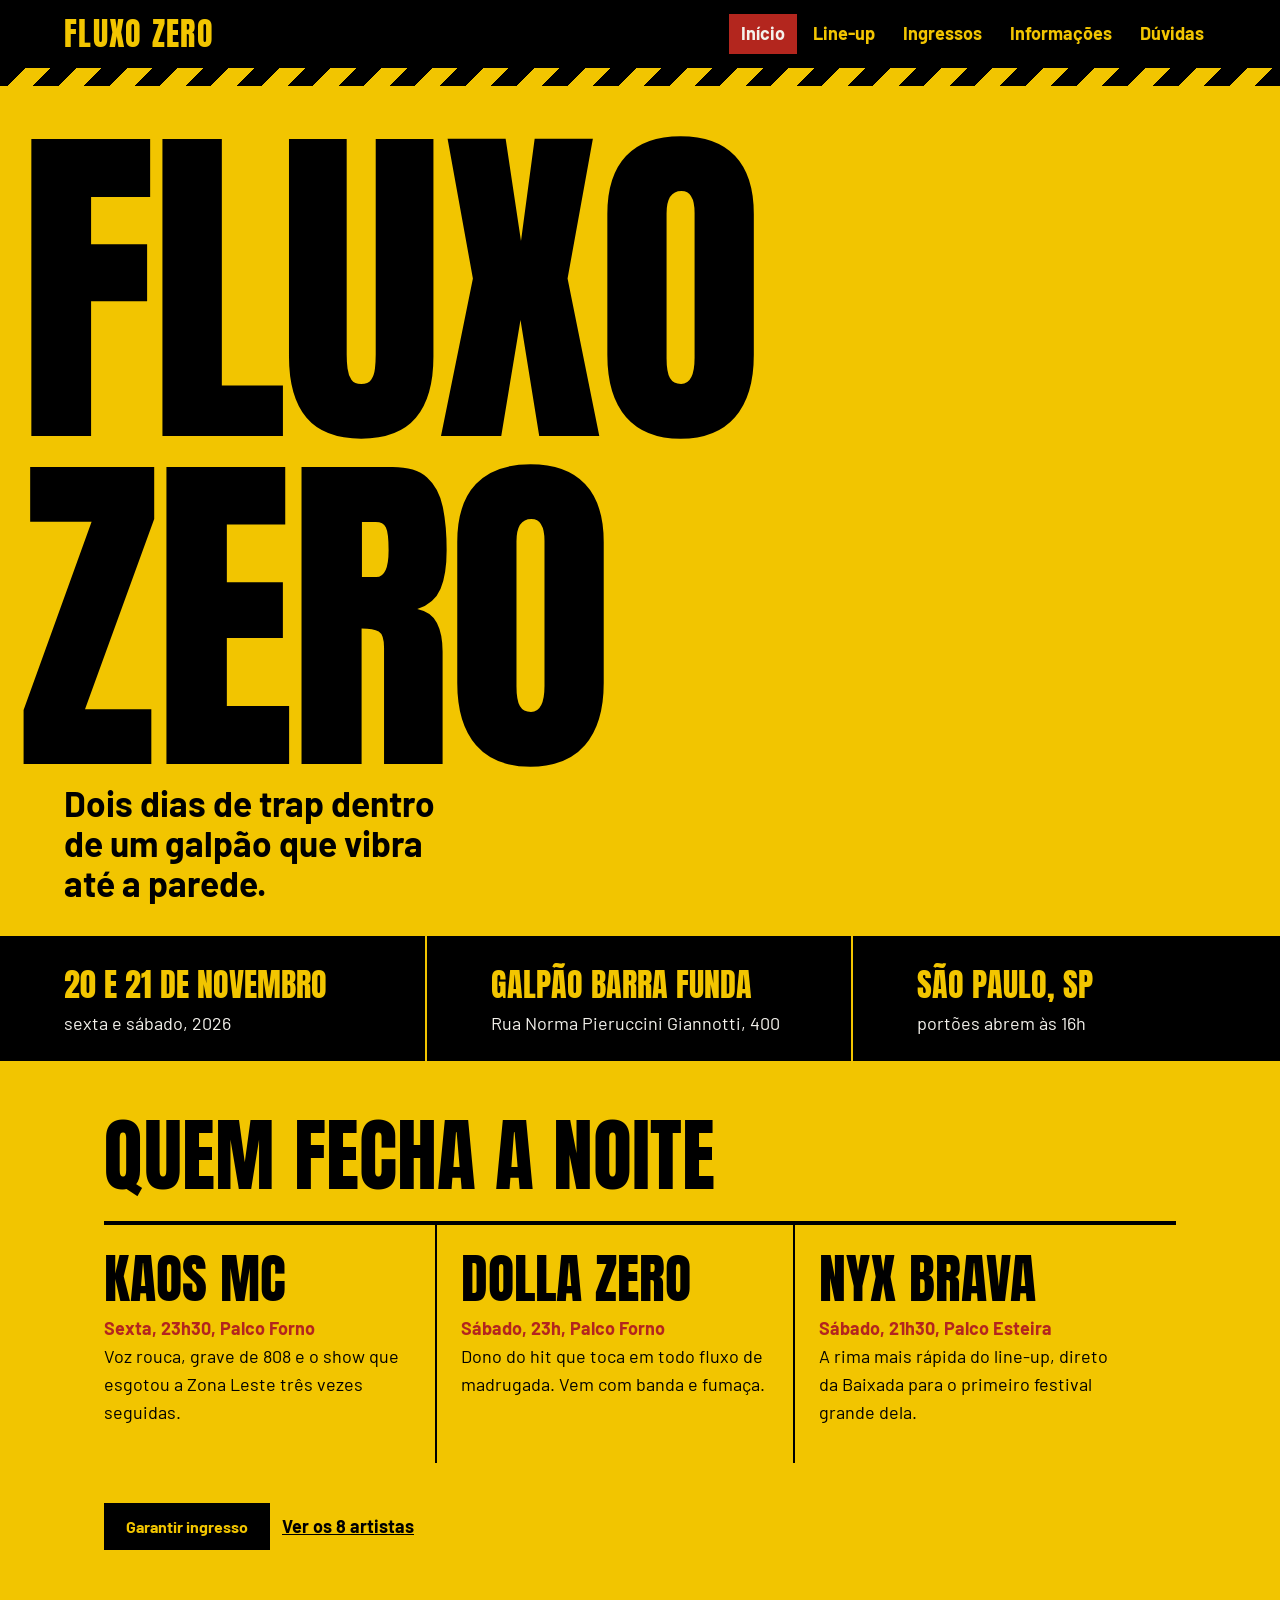
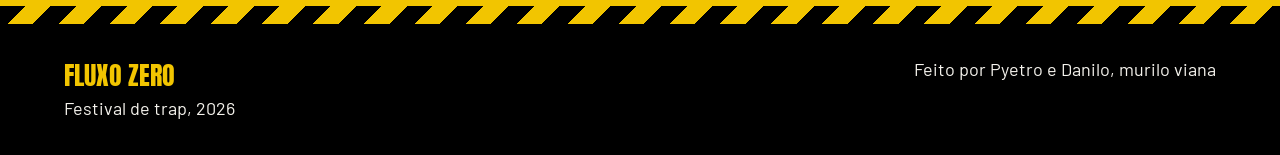
<file: index.html>
<!DOCTYPE html>
<html lang="pt-BR">
<head>
  <meta charset="UTF-8">
  <meta name="viewport" content="width=device-width,initial-scale=1">
  <title>Início | Pyetro</title>
  <link rel="icon" href="data:image/svg+xml,%3Csvg xmlns=%27http://www.w3.org/2000/svg%27 viewBox=%270 0 64 64%27%3E%3Crect width=%2764%27 height=%2764%27 fill=%27%23F2C500%27/%3E%3Ctext x=%2714%27 y=%2754%27 font-size=%2760%27 font-family=%27Impact%27%3EP%3C/text%3E%3C/svg%3E">
  <link rel="preconnect" href="https://fonts.googleapis.com">
  <link rel="preconnect" href="https://fonts.gstatic.com" crossorigin>
  <link href="https://fonts.googleapis.com/css2?family=Anton&family=Barlow:wght@400;700&display=swap" rel="stylesheet">
  <link rel="stylesheet" href="style.css">
</head>
<body>
<header>
  <a class="logo" href="./">Fluxo Zero</a>
  <nav>
    <a href="index.html" aria-current="page">Início</a>
    <a href="lineup.html">Line-up</a>
    <a href="ingressos.html">Ingressos</a>
    <a href="informacoes.html">Informações</a>
    <a href="faq.html">Dúvidas</a>
  </nav>
</header>
<div class="fita"></div>
<main>

<section class="hero"><h1>Fluxo Zero</h1><p class="frase">Dois dias de trap dentro de um galpão que vibra até a parede.</p></section>
<div class="dados"><div><b>20 e 21 de novembro</b>sexta e sábado, 2026</div><div><b>Galpão Barra Funda</b>Rua Norma Pieruccini Giannotti, 400</div><div><b>São Paulo, SP</b>portões abrem às 16h</div></div>
<section class="wrap"><h2>Quem fecha a noite</h2>
<div class="destaque">
<article><h3>Kaos MC</h3><p class="dia">Sexta, 23h30, Palco Forno</p><p>Voz rouca, grave de 808 e o show que esgotou a Zona Leste três vezes seguidas.</p></article>
<article><h3>Dolla Zero</h3><p class="dia">Sábado, 23h, Palco Forno</p><p>Dono do hit que toca em todo fluxo de madrugada. Vem com banda e fumaça.</p></article>
<article><h3>Nyx Brava</h3><p class="dia">Sábado, 21h30, Palco Esteira</p><p>A rima mais rápida do line-up, direto da Baixada para o primeiro festival grande dela.</p></article>
</div><p style="margin-top:40px"><a class="btn" href="ingressos.html">Garantir ingresso</a> &nbsp; <a href="lineup.html"><b>Ver os 8 artistas</b></a></p></section>

</main>
<div class="fita"></div>
<footer>
  <div><b>Fluxo Zero</b><br>Festival de trap, 2026</div>
  <div>Feito por Pyetro e Danilo, murilo viana</div>
</footer>
</body>
</html>
</file>
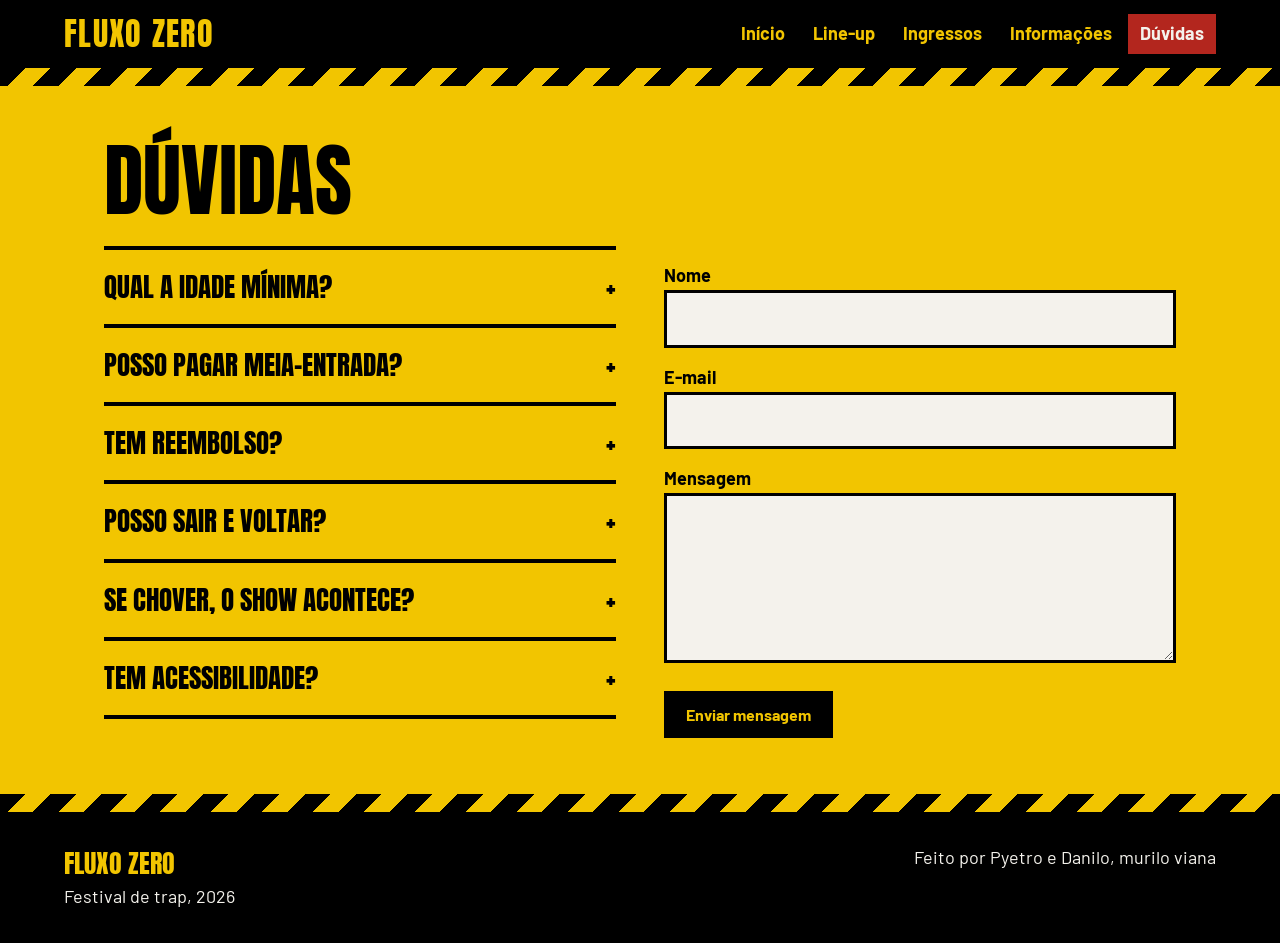
<file: faq.html>
<!DOCTYPE html>
<html lang="pt-BR">
<head>
  <meta charset="UTF-8">
  <meta name="viewport" content="width=device-width,initial-scale=1">
  <title>Dúvidas | Pyetro</title>
  <link rel="icon" href="data:image/svg+xml,%3Csvg xmlns=%27http://www.w3.org/2000/svg%27 viewBox=%270 0 64 64%27%3E%3Crect width=%2764%27 height=%2764%27 fill=%27%23F2C500%27/%3E%3Ctext x=%2714%27 y=%2754%27 font-size=%2760%27 font-family=%27Impact%27%3EP%3C/text%3E%3C/svg%3E">
  <link rel="preconnect" href="https://fonts.googleapis.com">
  <link rel="preconnect" href="https://fonts.gstatic.com" crossorigin>
  <link href="https://fonts.googleapis.com/css2?family=Anton&family=Barlow:wght@400;700&display=swap" rel="stylesheet">
  <link rel="stylesheet" href="style.css">
</head>
<body>
<header>
  <a class="logo" href="./">Fluxo Zero</a>
  <nav>
    <a href="index.html">Início</a>
    <a href="lineup.html">Line-up</a>
    <a href="ingressos.html">Ingressos</a>
    <a href="informacoes.html">Informações</a>
    <a href="faq.html" aria-current="page">Dúvidas</a>
  </nav>
</header>
<div class="fita"></div>
<main>

<section class="wrap"><h2>Dúvidas</h2><div class="dois"><div>
<details><summary>Qual a idade mínima?</summary><p>16 anos, com responsável. Menores de 16 não entram. Maiores de 18 só precisam do documento.</p></details>
<details><summary>Posso pagar meia-entrada?</summary><p>Sim, estudantes e pessoas com deficiência pagam metade na pista, com comprovante na portaria.</p></details>
<details><summary>Tem reembolso?</summary><p>Até 7 dias depois da compra, desde que falte mais de 15 dias para o festival.</p></details>
<details><summary>Posso sair e voltar?</summary><p>Não. A pulseira é cortada na saída. Em caso de emergência, fale com a equipe.</p></details>
<details><summary>Se chover, o show acontece?</summary><p>Sim. O festival é dentro do galpão e a fila externa tem cobertura.</p></details>
<details><summary>Tem acessibilidade?</summary><p>Rampa na entrada, plataforma elevada em frente ao Palco Forno e banheiros adaptados.</p></details></div>
<form onsubmit="return false"><label for="n">Nome</label><input id="n" type="text"><label for="e">E-mail</label><input id="e" type="email"><label for="m">Mensagem</label><textarea id="m" rows="5"></textarea><button class="btn" type="submit">Enviar mensagem</button></form></div></section>

</main>
<div class="fita"></div>
<footer>
  <div><b>Fluxo Zero</b><br>Festival de trap, 2026</div>
  <div>Feito por Pyetro e Danilo, murilo viana</div>
</footer>
</body>
</html>
</file>
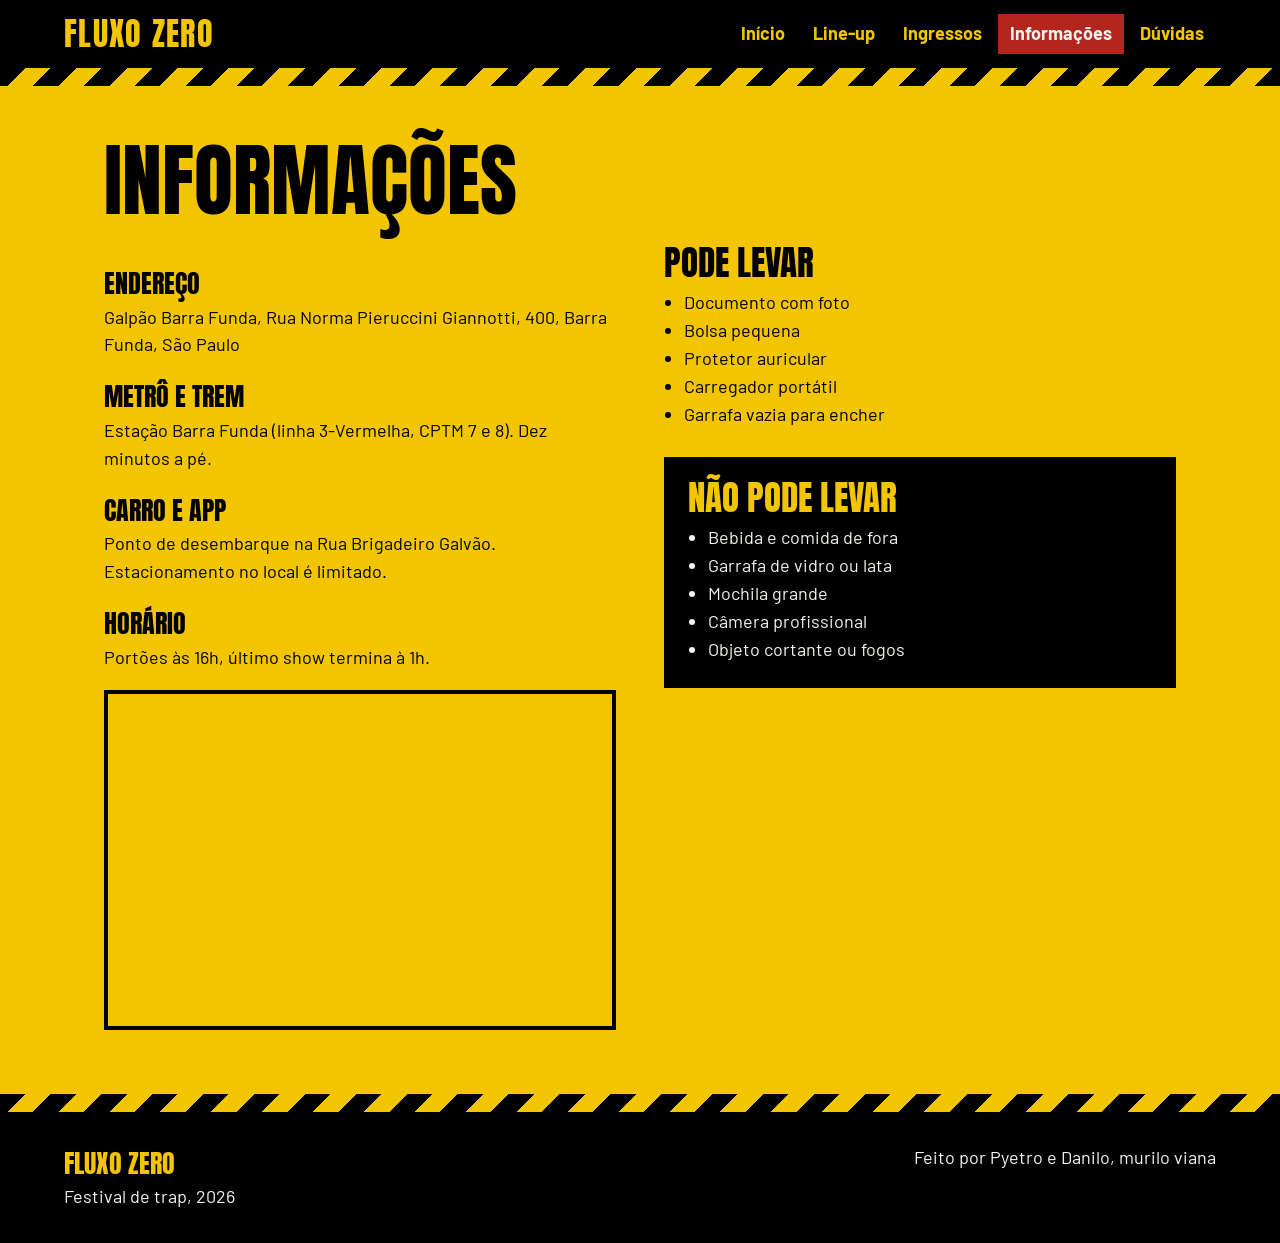
<file: informacoes.html>
<!DOCTYPE html>
<html lang="pt-BR">
<head>
  <meta charset="UTF-8">
  <meta name="viewport" content="width=device-width,initial-scale=1">
  <title>Informações | Pyetro</title>
  <link rel="icon" href="data:image/svg+xml,%3Csvg xmlns=%27http://www.w3.org/2000/svg%27 viewBox=%270 0 64 64%27%3E%3Crect width=%2764%27 height=%2764%27 fill=%27%23F2C500%27/%3E%3Ctext x=%2714%27 y=%2754%27 font-size=%2760%27 font-family=%27Impact%27%3EP%3C/text%3E%3C/svg%3E">
  <link rel="preconnect" href="https://fonts.googleapis.com">
  <link rel="preconnect" href="https://fonts.gstatic.com" crossorigin>
  <link href="https://fonts.googleapis.com/css2?family=Anton&family=Barlow:wght@400;700&display=swap" rel="stylesheet">
  <link rel="stylesheet" href="style.css">
</head>
<body>
<header>
  <a class="logo" href="./">Fluxo Zero</a>
  <nav>
    <a href="index.html">Início</a>
    <a href="lineup.html">Line-up</a>
    <a href="ingressos.html">Ingressos</a>
    <a href="informacoes.html" aria-current="page">Informações</a>
    <a href="faq.html">Dúvidas</a>
  </nav>
</header>
<div class="fita"></div>
<main>

<section class="wrap"><h2>Informações</h2><div class="dois"><div>
<dl><dt>Endereço</dt><dd>Galpão Barra Funda, Rua Norma Pieruccini Giannotti, 400, Barra Funda, São Paulo</dd>
<dt>Metrô e trem</dt><dd>Estação Barra Funda (linha 3-Vermelha, CPTM 7 e 8). Dez minutos a pé.</dd>
<dt>Carro e app</dt><dd>Ponto de desembarque na Rua Brigadeiro Galvão. Estacionamento no local é limitado.</dd>
<dt>Horário</dt><dd>Portões às 16h, último show termina à 1h.</dd></dl>
<iframe title="Mapa da Barra Funda" loading="lazy" src="https://www.google.com/maps?q=Barra+Funda,+S%C3%A3o+Paulo&output=embed"></iframe></div>
<div class="regras"><h3>Pode levar</h3><ul><li>Documento com foto</li><li>Bolsa pequena</li><li>Protetor auricular</li><li>Carregador portátil</li><li>Garrafa vazia para encher</li></ul>
<div class="nao"><h3>Não pode levar</h3><ul style="margin:0 0 0 20px"><li>Bebida e comida de fora</li><li>Garrafa de vidro ou lata</li><li>Mochila grande</li><li>Câmera profissional</li><li>Objeto cortante ou fogos</li></ul></div></div></div></section>

</main>
<div class="fita"></div>
<footer>
  <div><b>Fluxo Zero</b><br>Festival de trap, 2026</div>
  <div>Feito por Pyetro e Danilo, murilo viana</div>
</footer>
</body>
</html>
</file>
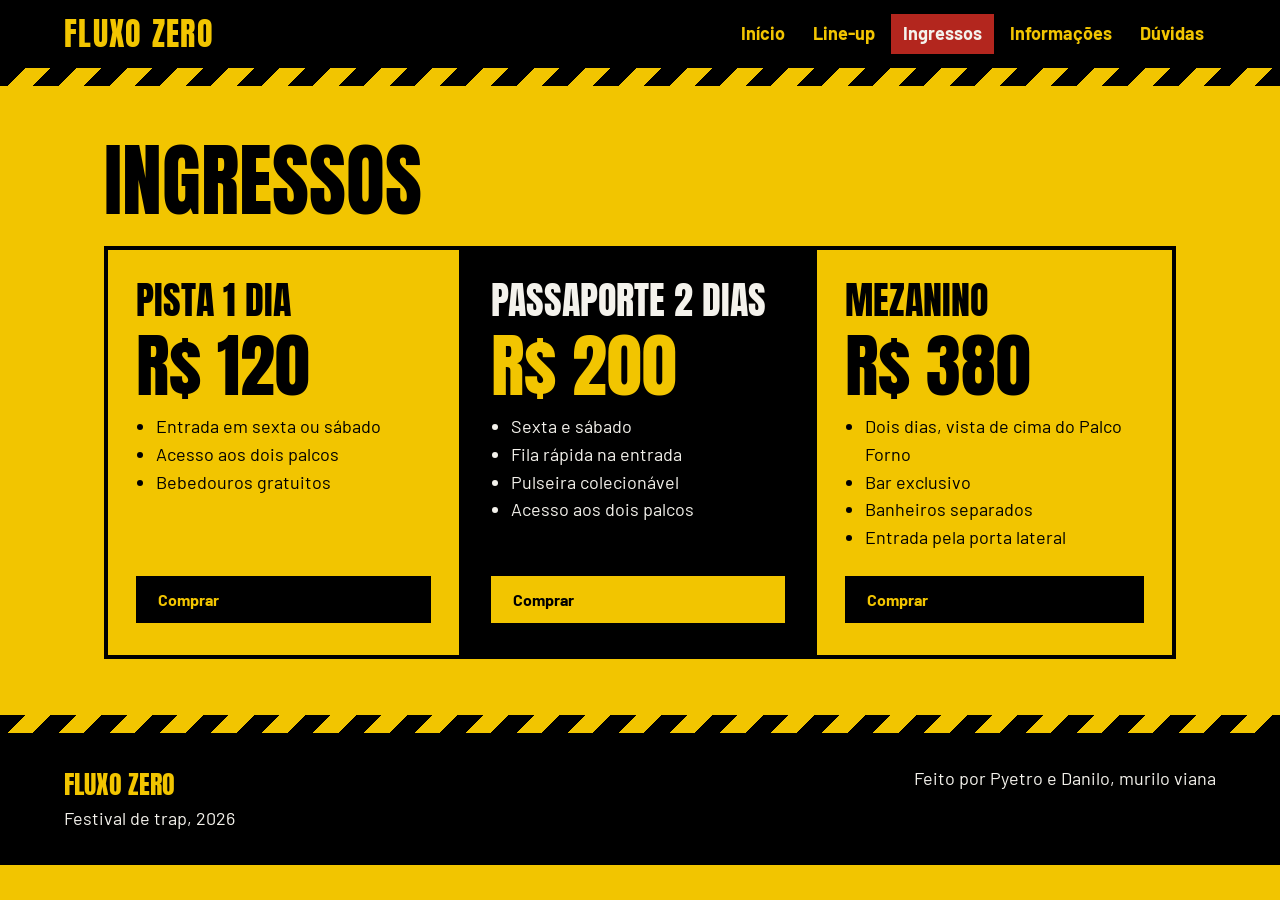
<file: ingressos.html>
<!DOCTYPE html>
<html lang="pt-BR">
<head>
  <meta charset="UTF-8">
  <meta name="viewport" content="width=device-width,initial-scale=1">
  <title>Ingressos | Pyetro</title>
  <link rel="icon" href="data:image/svg+xml,%3Csvg xmlns=%27http://www.w3.org/2000/svg%27 viewBox=%270 0 64 64%27%3E%3Crect width=%2764%27 height=%2764%27 fill=%27%23F2C500%27/%3E%3Ctext x=%2714%27 y=%2754%27 font-size=%2760%27 font-family=%27Impact%27%3EP%3C/text%3E%3C/svg%3E">
  <link rel="preconnect" href="https://fonts.googleapis.com">
  <link rel="preconnect" href="https://fonts.gstatic.com" crossorigin>
  <link href="https://fonts.googleapis.com/css2?family=Anton&family=Barlow:wght@400;700&display=swap" rel="stylesheet">
  <link rel="stylesheet" href="style.css">
</head>
<body>
<header>
  <a class="logo" href="./">Fluxo Zero</a>
  <nav>
    <a href="index.html">Início</a>
    <a href="lineup.html">Line-up</a>
    <a href="ingressos.html" aria-current="page">Ingressos</a>
    <a href="informacoes.html">Informações</a>
    <a href="faq.html">Dúvidas</a>
  </nav>
</header>
<div class="fita"></div>
<main>

<section class="wrap"><h2>Ingressos</h2><div class="ingressos">
<div class="ingresso"><h3>Pista 1 dia</h3><div class="preco">R$ 120</div><ul><li>Entrada em sexta ou sábado</li><li>Acesso aos dois palcos</li><li>Bebedouros gratuitos</li></ul><a class="btn" href="faq.html">Comprar</a></div>
<div class="ingresso cheio"><h3>Passaporte 2 dias</h3><div class="preco">R$ 200</div><ul><li>Sexta e sábado</li><li>Fila rápida na entrada</li><li>Pulseira colecionável</li><li>Acesso aos dois palcos</li></ul><a class="btn" href="faq.html">Comprar</a></div>
<div class="ingresso"><h3>Mezanino</h3><div class="preco">R$ 380</div><ul><li>Dois dias, vista de cima do Palco Forno</li><li>Bar exclusivo</li><li>Banheiros separados</li><li>Entrada pela porta lateral</li></ul><a class="btn" href="faq.html">Comprar</a></div>
</div></section>

</main>
<div class="fita"></div>
<footer>
  <div><b>Fluxo Zero</b><br>Festival de trap, 2026</div>
  <div>Feito por Pyetro e Danilo, murilo viana</div>
</footer>
</body>
</html>
</file>
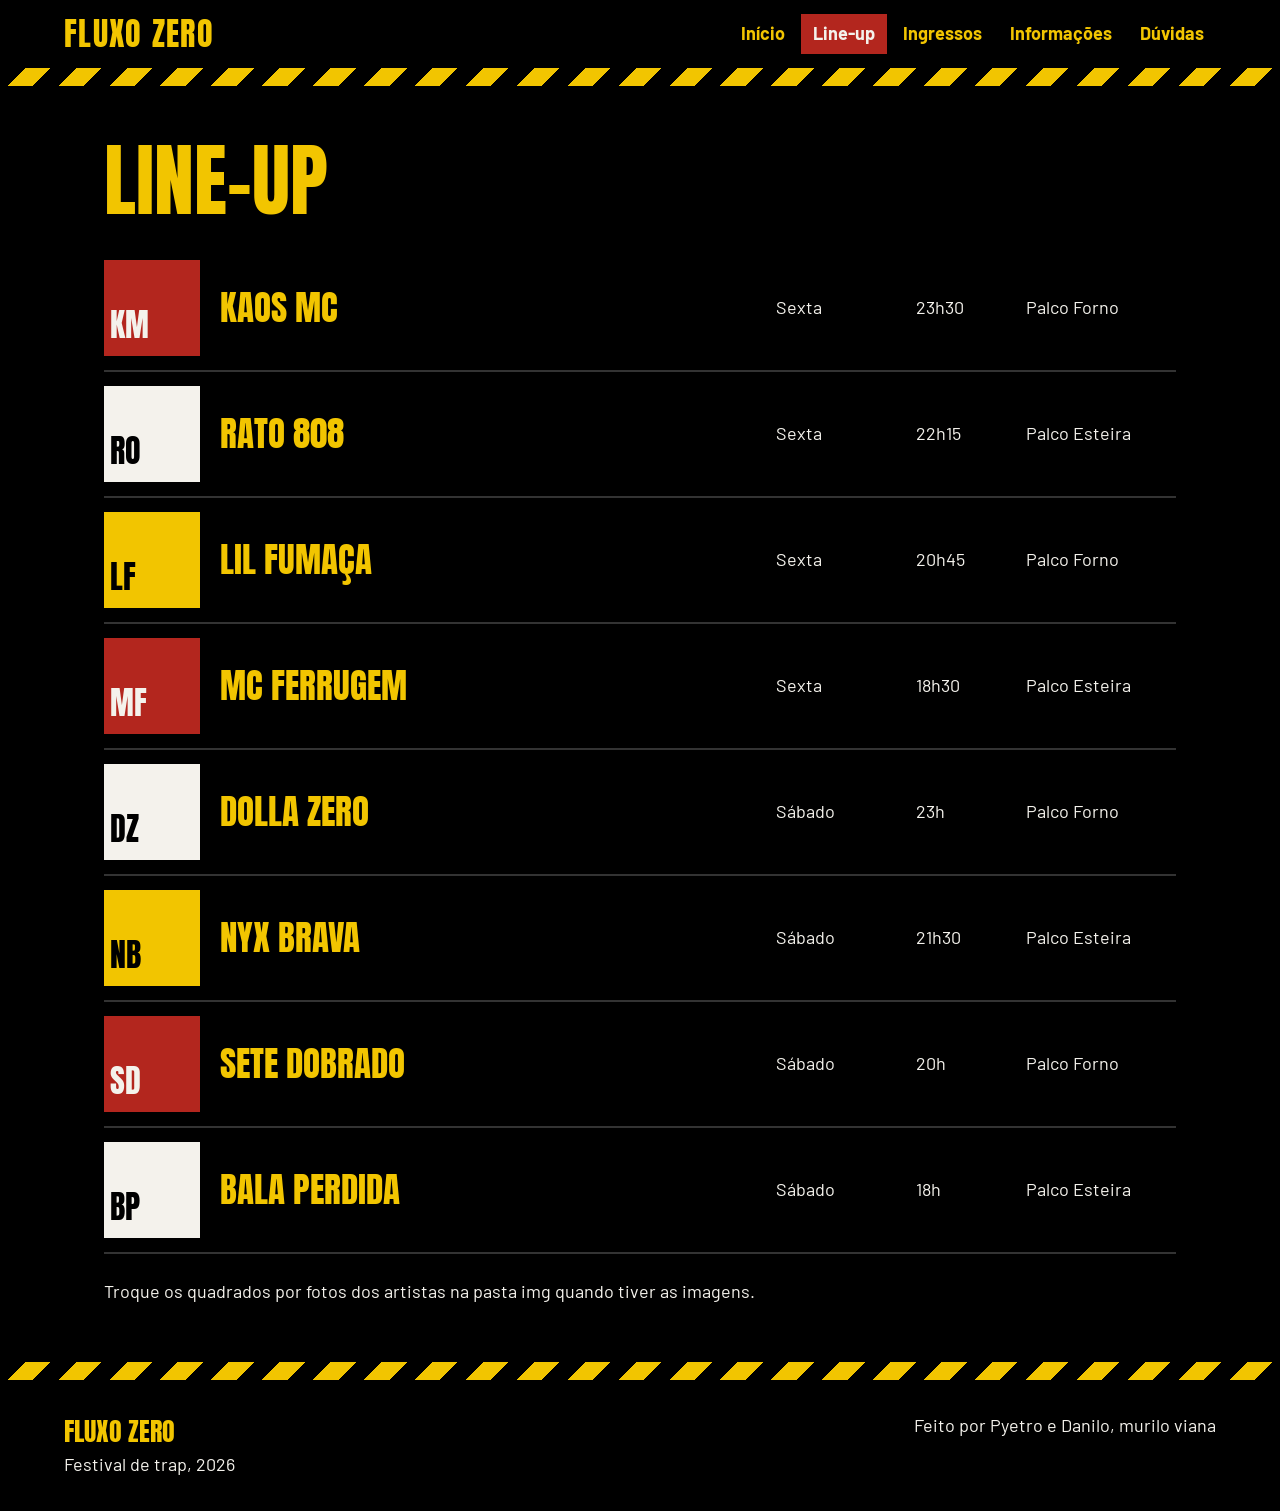
<file: lineup.html>
<!DOCTYPE html>
<html lang="pt-BR">
<head>
  <meta charset="UTF-8">
  <meta name="viewport" content="width=device-width,initial-scale=1">
  <title>Line-up | Pyetro</title>
  <link rel="icon" href="data:image/svg+xml,%3Csvg xmlns=%27http://www.w3.org/2000/svg%27 viewBox=%270 0 64 64%27%3E%3Crect width=%2764%27 height=%2764%27 fill=%27%23F2C500%27/%3E%3Ctext x=%2714%27 y=%2754%27 font-size=%2760%27 font-family=%27Impact%27%3EP%3C/text%3E%3C/svg%3E">
  <link rel="preconnect" href="https://fonts.googleapis.com">
  <link rel="preconnect" href="https://fonts.gstatic.com" crossorigin>
  <link href="https://fonts.googleapis.com/css2?family=Anton&family=Barlow:wght@400;700&display=swap" rel="stylesheet">
  <link rel="stylesheet" href="style.css">
</head>
<body>
<header>
  <a class="logo" href="./">Fluxo Zero</a>
  <nav>
    <a href="index.html">Início</a>
    <a href="lineup.html" aria-current="page">Line-up</a>
    <a href="ingressos.html">Ingressos</a>
    <a href="informacoes.html">Informações</a>
    <a href="faq.html">Dúvidas</a>
  </nav>
</header>
<div class="fita"></div>
<main>

<section class="preto"><div class="wrap"><h2>Line-up</h2>
<div class="linha"><div class="foto">KM</div><h3>Kaos MC</h3><span>Sexta</span><span>23h30</span><span>Palco Forno</span></div>
<div class="linha"><div class="foto">RO</div><h3>Rato 808</h3><span>Sexta</span><span>22h15</span><span>Palco Esteira</span></div>
<div class="linha"><div class="foto">LF</div><h3>Lil Fumaça</h3><span>Sexta</span><span>20h45</span><span>Palco Forno</span></div>
<div class="linha"><div class="foto">MF</div><h3>Mc Ferrugem</h3><span>Sexta</span><span>18h30</span><span>Palco Esteira</span></div>
<div class="linha"><div class="foto">DZ</div><h3>Dolla Zero</h3><span>Sábado</span><span>23h</span><span>Palco Forno</span></div>
<div class="linha"><div class="foto">NB</div><h3>Nyx Brava</h3><span>Sábado</span><span>21h30</span><span>Palco Esteira</span></div>
<div class="linha"><div class="foto">SD</div><h3>Sete Dobrado</h3><span>Sábado</span><span>20h</span><span>Palco Forno</span></div>
<div class="linha"><div class="foto">BP</div><h3>Bala Perdida</h3><span>Sábado</span><span>18h</span><span>Palco Esteira</span></div>
<p style="margin-top:24px">Troque os quadrados por fotos dos artistas na pasta img quando tiver as imagens.</p></div></section>

</main>
<div class="fita"></div>
<footer>
  <div><b>Fluxo Zero</b><br>Festival de trap, 2026</div>
  <div>Feito por Pyetro e Danilo, murilo viana</div>
</footer>
</body>
</html>
</file>
<file: style.css>
:root{--fita:#F2C500;--preto:#000;--cal:#F4F2EC;--ferrugem:#B3261E;--concreto:#8C8A84}
*{box-sizing:border-box;margin:0;padding:0}
body{background:var(--fita);color:var(--preto);font:18px/1.55 'Barlow',sans-serif}
h1,h2,h3,.logo{font-family:'Anton',sans-serif;font-weight:400;text-transform:uppercase;line-height:.95}
a{color:inherit}
:focus-visible{outline:3px solid var(--ferrugem);outline-offset:2px}
header{display:flex;justify-content:space-between;align-items:center;gap:16px;padding:14px 5vw;background:var(--preto);color:var(--fita);flex-wrap:wrap}
.logo{font-size:2rem;text-decoration:none;letter-spacing:.04em}
nav{display:flex;gap:4px;flex-wrap:wrap}
nav a{text-decoration:none;font-weight:700;padding:6px 12px}
nav a:hover{background:var(--fita);color:var(--preto)}
nav a[aria-current]{background:var(--ferrugem);color:var(--cal)}
.fita{height:18px;background:repeating-linear-gradient(-45deg,var(--preto) 0 18px,var(--fita) 18px 36px)}
main{min-height:60vh}
.wrap{padding:56px 5vw;max-width:1200px;margin:auto}
.hero{padding:40px 2.5vw 0}
.hero h1{font-size:clamp(5rem,27vw,23rem);letter-spacing:-.02em;margin-left:-.04em}
.hero p.frase{font-size:clamp(1.3rem,3vw,2.2rem);font-weight:700;max-width:22ch;padding:0 2.5vw 32px;line-height:1.15}
.dados{display:grid;grid-template-columns:repeat(3,1fr);background:var(--preto);color:var(--cal)}
.dados div{padding:24px 5vw;border-right:2px solid var(--fita)}
.dados div:last-child{border:0}
.dados b{display:block;font-family:'Anton';font-weight:400;font-size:2rem;color:var(--fita);text-transform:uppercase}
h2{font-size:clamp(2.6rem,7vw,5rem);margin-bottom:28px}
.destaque{display:grid;grid-template-columns:1fr 1fr 1fr;border-top:4px solid var(--preto)}
.destaque article{padding:28px 24px 36px 0;margin-right:24px;border-right:2px solid var(--preto)}
.destaque article:last-child{border:0}
.destaque h3{font-size:3.4rem;margin-bottom:10px}
.destaque .dia{font-weight:700;color:var(--ferrugem)}
.preto{background:var(--preto);color:var(--cal)}
.preto h2{color:var(--fita)}
.linha{display:grid;grid-template-columns:96px 1fr 120px 90px 150px;gap:20px;align-items:center;padding:14px 0;border-bottom:2px solid #333}
.linha h3{font-size:2.2rem;color:var(--fita)}
.foto{width:96px;height:96px;display:flex;align-items:flex-end;padding:6px;font-family:'Anton';font-size:2rem;background:var(--fita);color:var(--preto)}
.linha:nth-child(3n+2) .foto{background:var(--ferrugem);color:var(--cal)}
.linha:nth-child(3n) .foto{background:var(--cal);color:var(--preto)}
.ingressos{display:grid;grid-template-columns:repeat(3,1fr);border:4px solid var(--preto)}
.ingresso{padding:32px 28px;border-right:4px solid var(--preto);display:flex;flex-direction:column}
.ingresso:last-child{border:0}
.ingresso.cheio{background:var(--preto);color:var(--cal)}
.ingresso h3{font-size:2.4rem}
.preco{font-family:'Anton';font-size:4.4rem;margin:12px 0;line-height:1}
.ingresso.cheio .preco{color:var(--fita)}
.ingresso ul{margin:0 0 24px 20px;flex:1}
.btn{display:inline-block;background:var(--preto);color:var(--fita);padding:14px 22px;font:700 1rem 'Barlow';text-decoration:none;border:0;cursor:pointer}
.cheio .btn{background:var(--fita);color:var(--preto)}
.btn:hover{background:var(--ferrugem);color:var(--cal)}
.dois{display:grid;grid-template-columns:1fr 1fr;gap:48px}
dt{font-family:'Anton';font-size:1.6rem;text-transform:uppercase;margin-top:18px}
iframe{width:100%;height:340px;border:4px solid var(--preto);margin-top:18px;filter:grayscale(1) contrast(1.2)}
.regras h3{font-size:2.2rem;margin-bottom:10px}
.regras ul{margin:0 0 28px 20px}
.nao{background:var(--preto);color:var(--cal);padding:24px}
.nao h3{color:var(--fita)}
details{border-top:4px solid var(--preto);padding:16px 0}
details:last-of-type{border-bottom:4px solid var(--preto)}
summary{font-family:'Anton';font-size:1.7rem;text-transform:uppercase;cursor:pointer;list-style:none}
summary::after{content:'+';float:right}
details[open] summary::after{content:'\2212'}
details p{margin-top:10px;max-width:60ch}
label{display:block;font-weight:700;margin-top:16px}
input,textarea{width:100%;padding:12px;background:var(--cal);border:3px solid var(--preto);font:inherit;border-radius:0}
form .btn{margin-top:20px}
footer{background:var(--preto);color:var(--cal);padding:32px 5vw;display:flex;justify-content:space-between;gap:16px;flex-wrap:wrap}
footer b{font-family:'Anton';font-weight:400;font-size:1.6rem;color:var(--fita);text-transform:uppercase}
@media(max-width:800px){.dados,.destaque,.ingressos,.dois{grid-template-columns:1fr}
.dados div,.destaque article,.ingresso{border-right:0;border-bottom:2px solid var(--fita);margin:0}
.ingresso{border-bottom:4px solid var(--preto)}
.linha{grid-template-columns:72px 1fr;gap:4px 14px}.foto{width:72px;height:72px;grid-row:span 3}}
</file>
